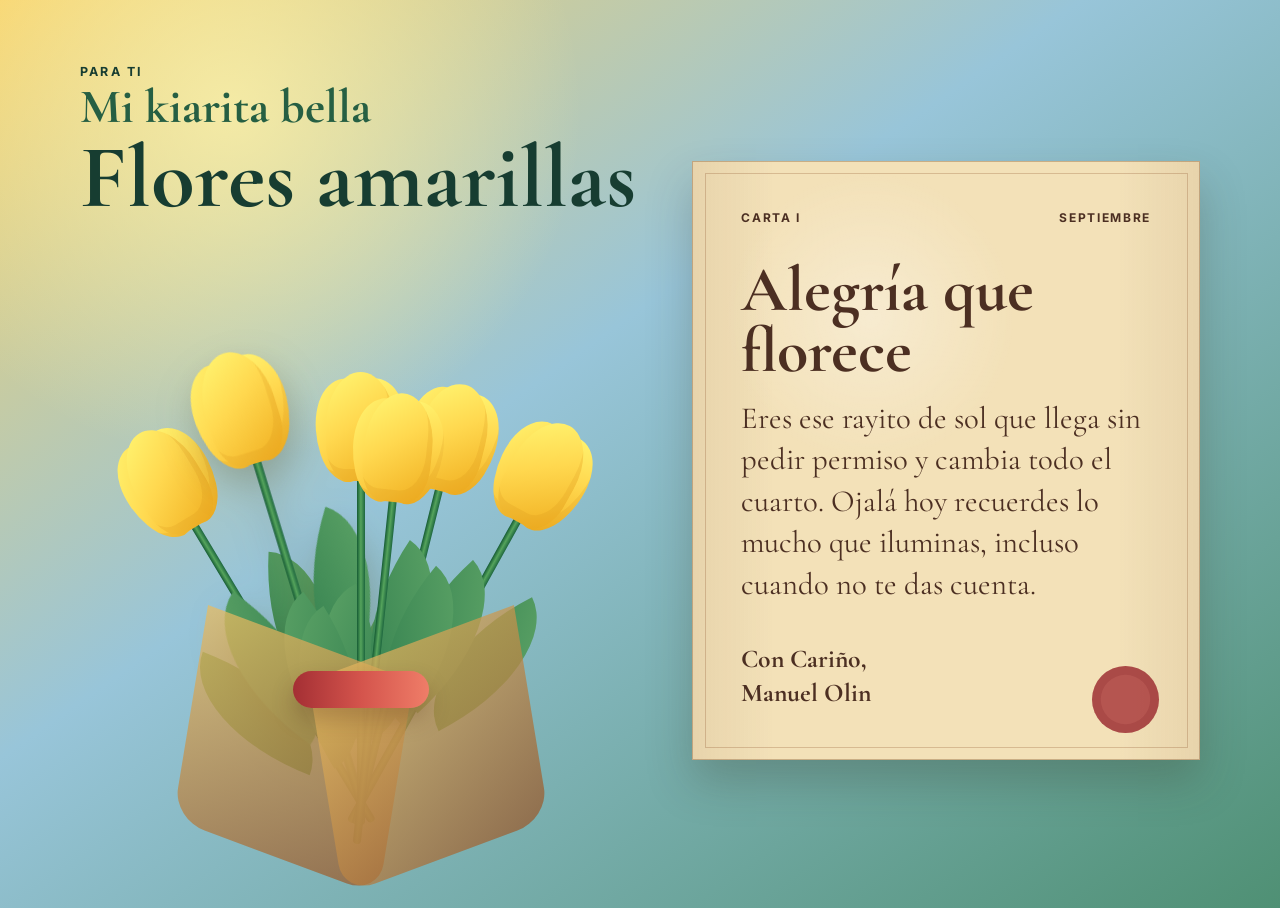
<file: index.html>
<!doctype html>
<html lang="es">
  <head>
    <meta charset="UTF-8" />
    <meta name="viewport" content="width=device-width, initial-scale=1.0" />
    <title>Ramo de tulipanes amarillos</title>
    <link rel="preconnect" href="https://fonts.googleapis.com" />
    <link rel="preconnect" href="https://fonts.gstatic.com" crossorigin />
    <link
      href="https://fonts.googleapis.com/css2?family=Cormorant+Garamond:wght@500;600;700&family=Inter:wght@400;600;700&display=swap"
      rel="stylesheet"
    />
    <link rel="stylesheet" href="styles.css" />
  </head>
  <body>
    <main class="scene" aria-label="Ramo interactivo de tulipanes amarillos">
      <section class="bouquet-panel">
        <div class="title-block">
          <p>Para ti</p>
          <strong>Mi kiarita bella</strong>
          <h1>Flores amarillas</h1>
        </div>

        <div class="bouquet" aria-label="Selecciona un tulipán para leer su carta">
          <div class="wrap wrap-left"></div>
          <div class="wrap wrap-right"></div>
          <div class="ribbon"></div>

          <button class="tulip tulip-1 is-active" type="button" data-flower="0" aria-label="Tulipán de la alegría" aria-pressed="true">
            <span class="stem"></span>
            <span class="leaf leaf-a"></span>
            <span class="leaf leaf-b"></span>
            <span class="bloom">
              <span class="petal petal-left"></span>
              <span class="petal petal-center"></span>
              <span class="petal petal-right"></span>
            </span>
          </button>

          <button class="tulip tulip-2" type="button" data-flower="1" aria-label="Tulipán de la calma" aria-pressed="false">
            <span class="stem"></span>
            <span class="leaf leaf-a"></span>
            <span class="leaf leaf-b"></span>
            <span class="bloom">
              <span class="petal petal-left"></span>
              <span class="petal petal-center"></span>
              <span class="petal petal-right"></span>
            </span>
          </button>

          <button class="tulip tulip-3" type="button" data-flower="2" aria-label="Tulipán de la esperanza" aria-pressed="false">
            <span class="stem"></span>
            <span class="leaf leaf-a"></span>
            <span class="leaf leaf-b"></span>
            <span class="bloom">
              <span class="petal petal-left"></span>
              <span class="petal petal-center"></span>
              <span class="petal petal-right"></span>
            </span>
          </button>

          <button class="tulip tulip-4" type="button" data-flower="3" aria-label="Tulipán de la ternura" aria-pressed="false">
            <span class="stem"></span>
            <span class="leaf leaf-a"></span>
            <span class="leaf leaf-b"></span>
            <span class="bloom">
              <span class="petal petal-left"></span>
              <span class="petal petal-center"></span>
              <span class="petal petal-right"></span>
            </span>
          </button>

          <button class="tulip tulip-5" type="button" data-flower="4" aria-label="Tulipán de la luz" aria-pressed="false">
            <span class="stem"></span>
            <span class="leaf leaf-a"></span>
            <span class="leaf leaf-b"></span>
            <span class="bloom">
              <span class="petal petal-left"></span>
              <span class="petal petal-center"></span>
              <span class="petal petal-right"></span>
            </span>
          </button>

          <button class="tulip tulip-6" type="button" data-flower="5" aria-label="Tulipán del cariño" aria-pressed="false">
            <span class="stem"></span>
            <span class="leaf leaf-a"></span>
            <span class="leaf leaf-b"></span>
            <span class="bloom">
              <span class="petal petal-left"></span>
              <span class="petal petal-center"></span>
              <span class="petal petal-right"></span>
            </span>
          </button>
        </div>
      </section>

      <aside class="letter" aria-live="polite">
        <div class="letter-top">
          <span id="letter-number">Carta I</span>
          <span>Septiembre</span>
        </div>
        <h2 id="letter-title">Alegría que florece</h2>
        <p id="letter-message">
          Eres ese rayito de sol que llega sin pedir permiso y cambia todo el cuarto. Ojalá hoy recuerdes lo mucho
          que iluminas, incluso cuando no te das cuenta.
        </p>
        <p class="signature">Con Cariño,<br />Manuel Olin</p>
      </aside>
    </main>

    <script src="script.js"></script>
  </body>
</html>
</file>
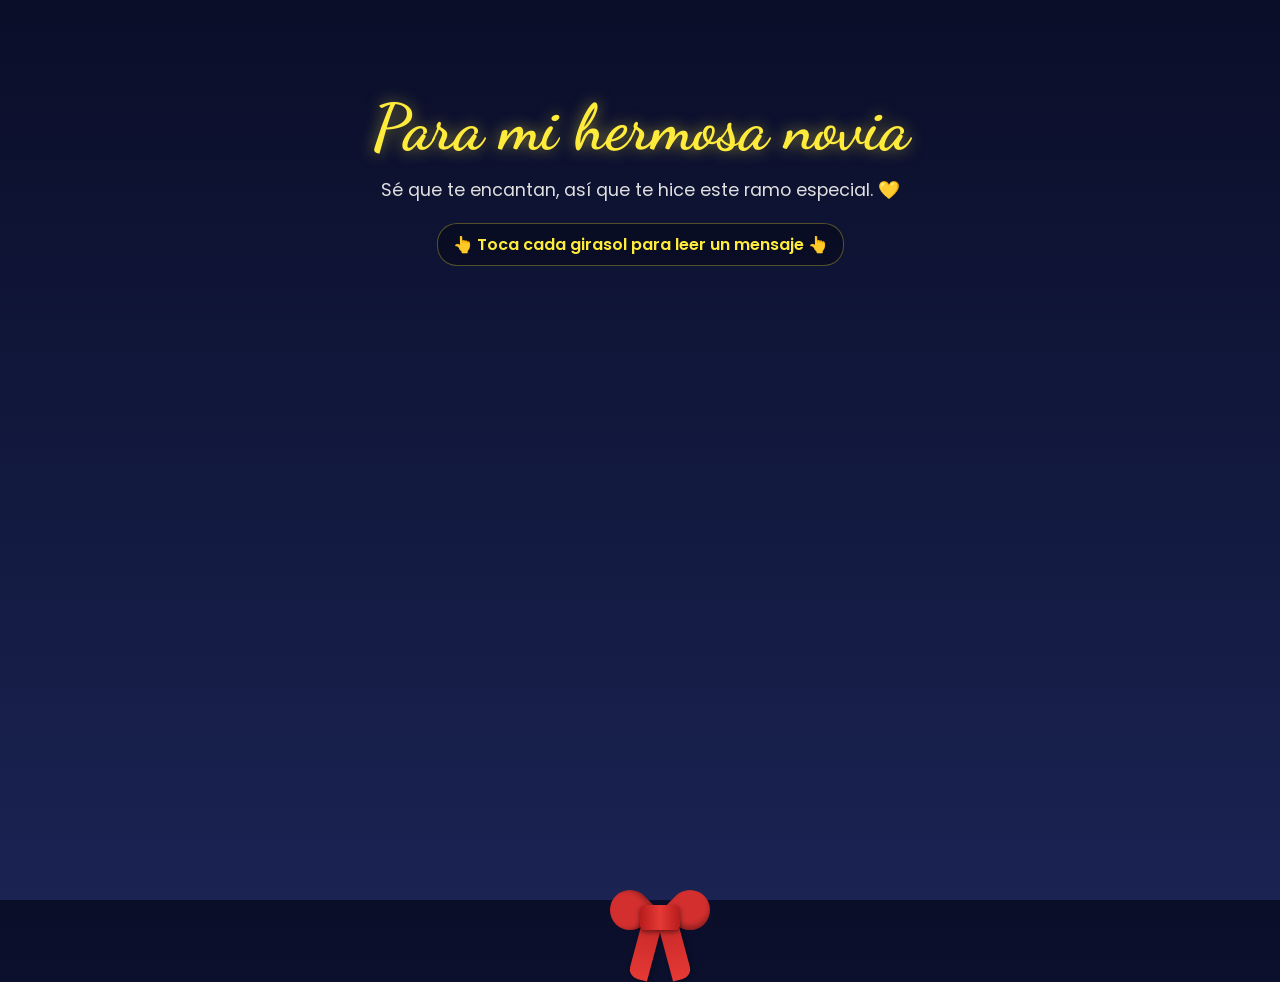
<file: ramo_de_girasoles_interactivo.html>
<!DOCTYPE html>
<html lang="es">
<head>
    <meta charset="UTF-8">
    <meta name="viewport" content="width=device-width, initial-scale=1.0">
    <title>Girasoles para ti 🌻</title>
    
    <link href="https://fonts.googleapis.com/css2?family=Dancing+Script:wght@700&family=Poppins:wght@300;400;600&display=swap" rel="stylesheet">
    
    <style>
        * {
            margin: 0;
            padding: 0;
            box-sizing: border-box;
        }

        body {
            background: linear-gradient(to bottom, #0a0e29, #1a2352);
            min-height: 100vh;
            display: flex;
            justify-content: center;
            align-items: flex-end;
            overflow: hidden;
            font-family: 'Poppins', sans-serif;
            -webkit-tap-highlight-color: transparent;
        }

        .text-overlay {
            position: absolute;
            top: 10vh;
            width: 100%;
            text-align: center;
            z-index: 100;
            display: flex;
            flex-direction: column;
            align-items: center;
            gap: 10px;
            pointer-events: none;
        }

        .title {
            font-family: 'Dancing Script', cursive;
            font-size: 4rem;
            color: #ffeb3b;
            text-shadow: 0 0 15px rgba(255, 235, 59, 0.5);
            opacity: 0;
            transform: translateY(20px);
            animation: fadeUp 2s ease 2s forwards;
            padding: 0 20px;
            line-height: 1.2;
        }

        .subtitle {
            font-size: 1.1rem;
            color: #e0e0e0;
            opacity: 0;
            transform: translateY(20px);
            animation: fadeUp 2s ease 3s forwards;
            padding: 0 20px;
            max-width: 600px;
            line-height: 1.5;
        }

        .instruction {
            margin-top: 10px;
            font-size: 1rem;
            color: #ffeb3b;
            font-weight: 600;
            background: rgba(0,0,0,0.3);
            padding: 8px 15px;
            border-radius: 20px;
            opacity: 0;
            animation: fadeUp 1s ease 6s forwards, pulse 2s infinite 7s;
            border: 1px solid rgba(255,235,59,0.3);
        }

        @keyframes fadeUp {
            to { opacity: 1; transform: translateY(0); }
        }

        @keyframes pulse {
            0% { transform: scale(1); box-shadow: 0 0 0 0 rgba(255,235,59,0.4); }
            50% { transform: scale(1.05); box-shadow: 0 0 10px 5px rgba(255,235,59,0.1); }
            100% { transform: scale(1); box-shadow: 0 0 0 0 rgba(255,235,59,0); }
        }

        .bouquet {
            position: relative;
            width: 100%;
            max-width: 600px;
            height: 60vh;
            display: flex;
            justify-content: center;
        }

        .sunflower-wrapper {
            position: absolute;
            bottom: -20px;
            display: flex;
            flex-direction: column;
            align-items: center;
            transform-origin: bottom center;
            cursor: pointer;
            z-index: 10;
        }

        /* Efecto al pasar el mouse por las flores para indicar que son clickeables */
        .sunflower-wrapper:hover .flower-head {
            filter: drop-shadow(0 0 20px rgba(255, 235, 59, 0.6)) brightness(1.1);
        }

        .stem {
            width: 10px;
            background: linear-gradient(to right, #1b5e20, #388e3c, #1b5e20);
            border-radius: 10px 10px 0 0;
            height: 0;
            position: relative;
            box-shadow: inset -2px 0 5px rgba(0,0,0,0.4);
            animation: growStem 3s ease-out forwards;
        }

        @keyframes growStem {
            to { height: var(--h); }
        }

        .flower-head {
            position: absolute;
            top: 0;
            transform: scale(0);
            animation: bloom 2s ease-out 2.5s forwards;
            z-index: 10;
            transition: filter 0.3s ease;
        }

        @keyframes bloom {
            to { transform: scale(1); }
        }

        .center {
            width: 80px;
            height: 80px;
            background: radial-gradient(circle, #4e342e 20%, #3e2723 60%, #1c0d0a 100%);
            border-radius: 50%;
            position: relative;
            z-index: 2;
            box-shadow: inset 0 0 15px rgba(0,0,0,0.8), 0 0 10px rgba(0,0,0,0.5);
            background-image: 
                radial-gradient(#2a1711 15%, transparent 16%),
                radial-gradient(#2a1711 15%, transparent 16%);
            background-size: 8px 8px;
            background-position: 0 0, 4px 4px;
        }

        .petal {
            position: absolute;
            top: 50%;
            left: 50%;
            width: 30px;
            height: 110px;
            background: linear-gradient(to bottom, #ffee58, #fbc02d, #f57f17);
            border-radius: 50% 50% 20% 20%;
            transform-origin: 50% 100%;
            margin-top: -110px; 
            margin-left: -15px; 
            z-index: 1;
            box-shadow: 0 0 10px rgba(255, 235, 59, 0.2);
            border: 1px solid rgba(245, 127, 23, 0.3);
        }

        .leaf {
            position: absolute;
            width: 50px;
            height: 30px;
            background: linear-gradient(to bottom right, #388e3c, #1b5e20);
            border-radius: 0 50% 0 50%;
            opacity: 0;
            animation: bloom 1.5s ease-out 3s forwards;
            box-shadow: inset 2px 2px 5px rgba(255,255,255,0.2);
        }

        .leaf.left { left: -45px; bottom: 40%; transform-origin: right bottom; transform: scale(0) rotate(-30deg); }
        .leaf.right { right: -45px; bottom: 60%; border-radius: 50% 0 50% 0; transform-origin: left bottom; transform: scale(0) rotate(30deg); }

        .sf-1 { left: 50%; transform: translateX(-50%); z-index: 5; }
        .sf-2 { left: 50%; transform: translateX(-50%) rotate(-15deg); z-index: 4; }
        .sf-3 { left: 50%; transform: translateX(-50%) rotate(-30deg); z-index: 3; }
        .sf-4 { left: 50%; transform: translateX(-50%) rotate(15deg); z-index: 4; }
        .sf-5 { left: 50%; transform: translateX(-50%) rotate(30deg); z-index: 3; }

        /* Balanceo suave de las flores */
        .sway-1 { animation: sway 6s ease-in-out infinite alternate; }
        .sway-2 { animation: sway 7s ease-in-out infinite alternate-reverse; }
        .sway-3 { animation: sway 5s ease-in-out infinite alternate; }

        @keyframes sway {
            0% { transform: rotate(-2deg); }
            100% { transform: rotate(2deg); }
        }

        .ribbon-container {
            position: absolute;
            bottom: -30px;
            left: 50%;
            transform: translateX(-50%);
            z-index: 20;
            animation: fadeUp 2s ease 4s forwards;
            opacity: 0;
        }

        .ribbon-center {
            width: 40px;
            height: 25px;
            background: linear-gradient(to right, #b71c1c, #e53935, #b71c1c);
            border-radius: 5px;
            position: relative;
            z-index: 3;
            box-shadow: 0 2px 5px rgba(0,0,0,0.5);
        }

        .ribbon-bow {
            position: absolute;
            top: -15px;
            width: 40px;
            height: 40px;
            background: #d32f2f;
            border-radius: 50% 50% 0 50%;
            z-index: 2;
            box-shadow: inset -3px -3px 5px rgba(0,0,0,0.3);
        }
        .ribbon-bow.left { left: -30px; transform: rotate(-45deg); }
        .ribbon-bow.right { right: -30px; border-radius: 50% 50% 50% 0; transform: rotate(45deg); }

        .ribbon-tail {
            position: absolute;
            top: 15px;
            width: 20px;
            height: 60px;
            background: linear-gradient(to bottom, #c62828, #e53935);
            z-index: 1;
            box-shadow: 2px 2px 5px rgba(0,0,0,0.3);
        }
        .ribbon-tail.left { left: -5px; transform: rotate(15deg); border-radius: 0 0 0 10px; }
        .ribbon-tail.right { right: -5px; transform: rotate(-15deg); border-radius: 0 0 10px 0; }

        .modal-overlay {
            position: fixed;
            top: 0; left: 0; width: 100%; height: 100%;
            background: rgba(0, 10, 30, 0.85);
            backdrop-filter: blur(5px);
            z-index: 1000;
            display: flex;
            justify-content: center;
            align-items: center;
            opacity: 0;
            visibility: hidden;
            transition: opacity 0.4s ease, visibility 0.4s ease;
        }

        .modal-overlay.active {
            opacity: 1;
            visibility: visible;
        }

        .vintage-letter {
            position: relative;
            width: 85%;
            max-width: 400px;
            min-height: 250px;
            background-color: #fdf5e6; /* Color papel viejo */
            /* Textura de papel */
            background-image: 
                linear-gradient(to right, rgba(139,69,19,0.05) 1px, transparent 1px),
                linear-gradient(to bottom, rgba(139,69,19,0.05) 1px, transparent 1px);
            background-size: 20px 20px;
            border-radius: 3px 15px 5px 20px; /* Bordes irregulares */
            padding: 40px 30px;
            box-shadow: 
                5px 5px 20px rgba(0,0,0,0.5),
                inset 0 0 30px rgba(139,69,19,0.15),
                inset 0 0 5px rgba(139,69,19,0.3);
            border: 1px solid rgba(205, 133, 63, 0.5);
            
            transform: scale(0.8) translateY(30px) rotate(-2deg);
            transition: transform 0.5s cubic-bezier(0.175, 0.885, 0.32, 1.275);
            
            display: flex;
            align-items: center;
            justify-content: center;
            text-align: center;
        }

        .modal-overlay.active .vintage-letter {
            transform: scale(1) translateY(0) rotate(0deg);
        }

        .letter-text {
            font-family: 'Dancing Script', cursive;
            font-size: 2rem;
            color: #4a2e15;
            line-height: 1.4;
            text-shadow: 1px 1px 1px rgba(255,255,255,0.5);
        }

        .close-btn {
            position: absolute;
            top: 15px;
            right: 20px;
            background: none;
            border: none;
            font-family: 'Poppins', sans-serif;
            font-weight: 600;
            font-size: 1.2rem;
            color: #8b4513;
            cursor: pointer;
            transition: transform 0.2s;
        }

        .close-btn:hover {
            transform: scale(1.2);
        }

        /* Luciérnagas */
        .firefly {
            position: absolute; width: 4px; height: 4px;
            background: #fff; border-radius: 50%;
            box-shadow: 0 0 10px 2px #ffeb3b; opacity: 0; z-index: 0;
        }

        @keyframes float {
            0% { transform: translateY(0) translateX(0); opacity: 0; }
            20% { opacity: 1; }
            80% { opacity: 1; }
            100% { transform: translateY(-100vh) translateX(50px); opacity: 0; }
        }

        @media (max-width: 600px) {
            .title { font-size: 2.8rem; }
            .bouquet { transform: scale(0.75); transform-origin: bottom center; }
            .letter-text { font-size: 1.7rem; }
        }
    </style>
</head>
<body>

    <div class="text-overlay">
        <!-- EDIT YOUR MESSAGE HERE / EDITA TU MENSAJE AQUÍ -->
        <h1 class="title">Para mi hermosa novia</h1>
        <p class="subtitle">Sé que te encantan, así que te hice este ramo especial. 💛</p>
        <div class="instruction">👆 Toca cada girasol para leer un mensaje 👆</div>
    </div>

    <div class="bouquet">
        
        <!-- Flor 3 (Izquierda Extrema) -->
        <div class="sunflower-wrapper sf-3" data-index="0">
            <div class="stem sway-1" style="--h: 40vh;">
                <div class="leaf left"></div>
            </div>
            <div class="flower-head sway-1" style="margin-top: -40vh;">
                <div class="center"></div>
            </div>
        </div>

        <!-- Flor 5 (Derecha Extrema) -->
        <div class="sunflower-wrapper sf-5" data-index="1">
            <div class="stem sway-2" style="--h: 38vh;">
                <div class="leaf right"></div>
            </div>
            <div class="flower-head sway-2" style="margin-top: -38vh;">
                <div class="center"></div>
            </div>
        </div>

        <!-- Flor 2 (Centro Izquierda) -->
        <div class="sunflower-wrapper sf-2" data-index="2">
            <div class="stem sway-2" style="--h: 55vh;">
                <div class="leaf left"></div>
            </div>
            <div class="flower-head sway-2" style="margin-top: -55vh;">
                <div class="center"></div>
            </div>
        </div>

        <!-- Flor 4 (Centro Derecha) -->
        <div class="sunflower-wrapper sf-4" data-index="3">
            <div class="stem sway-3" style="--h: 52vh;">
                <div class="leaf right"></div>
            </div>
            <div class="flower-head sway-3" style="margin-top: -52vh;">
                <div class="center"></div>
            </div>
        </div>

        <!-- Flor 1 (Centro Frontal - La más alta) -->
        <div class="sunflower-wrapper sf-1" data-index="4">
            <div class="stem sway-1" style="--h: 65vh;">
                <div class="leaf left"></div>
                <div class="leaf right"></div>
            </div>
            <div class="flower-head sway-1" style="margin-top: -65vh;">
                <div class="center"></div>
            </div>
        </div>

        <!-- El lazo que ata el ramo -->
        <div class="ribbon-container">
            <div class="ribbon-bow left"></div>
            <div class="ribbon-bow right"></div>
            <div class="ribbon-tail left"></div>
            <div class="ribbon-tail right"></div>
            <div class="ribbon-center"></div>
        </div>
    </div>

    <div class="modal-overlay" id="letter-modal">
        <div class="vintage-letter">
            <button class="close-btn" id="close-modal">X</button>
            <p class="letter-text" id="letter-content"></p>
        </div>
    </div>

    <script>
        document.addEventListener("DOMContentLoaded", () => {
            
            const flowerHeads = document.querySelectorAll('.flower-head');
            const numPetals = 24; 

            flowerHeads.forEach(head => {
                const center = head.querySelector('.center');
                
                // 2 capas de pétalos para que se vea frondoso
                for (let layer = 0; layer < 2; layer++) {
                    const petalsInLayer = layer === 0 ? numPetals : numPetals - 6;
                    const scale = layer === 0 ? 1 : 0.85; 
                    
                    for (let i = 0; i < petalsInLayer; i++) {
                        const petal = document.createElement('div');
                        petal.className = 'petal';
                        
                        const angle = (360 / petalsInLayer) * i;
                        const offset = layer === 1 ? (360 / petalsInLayer) / 2 : 0;
                        
                        petal.style.transform = `rotate(${angle + offset}deg) scale(${scale})`;
                        head.insertBefore(petal, center);
                    }
                }
            });

            const body = document.querySelector('body');
            const numFireflies = 35;

            for (let i = 0; i < numFireflies; i++) {
                const firefly = document.createElement('div');
                firefly.className = 'firefly';
                
                const left = Math.random() * 100;
                const animDuration = 5 + Math.random() * 10;
                const animDelay = Math.random() * 5;
                
                firefly.style.left = `${left}vw`;
                firefly.style.bottom = `-10px`;
                firefly.style.animation = `float ${animDuration}s linear ${animDelay}s infinite`;
                
                body.appendChild(firefly);
            }

            
            // 📝 AQUÍ PUEDES EDITAR LOS 5 MENSAJES DE LAS FLORES
            const mensajes = [
                "Gracias por ser mi lugar seguro y mi paz. 🏡", // Flor Izquierda Extrema
                "Cada día que paso contigo, te amo un poquito más. ❤️", // Flor Derecha Extrema
                "Eres el sol que ilumina todos mis días grises. ☀️", // Flor Centro Izquierda
                "Tu sonrisa es, por mucho, mi paisaje favorito en este mundo. 💫", // Flor Centro Derecha
                "Eres la coincidencia más hermosa que me pudo pasar. Te amo infinitamente. 🌻" // Flor Principal (Centro)
            ];

            const modal = document.getElementById('letter-modal');
            const letterContent = document.getElementById('letter-content');
            const closeModal = document.getElementById('close-modal');
            const girasoles = document.querySelectorAll('.sunflower-wrapper');

            // Abrir carta al tocar flor
            girasoles.forEach(girasol => {
                girasol.addEventListener('click', function() {
                    const index = this.getAttribute('data-index');
                    letterContent.textContent = mensajes[index];
                    modal.classList.add('active');
                });
            });

            // Cerrar carta al tocar la 'X'
            closeModal.addEventListener('click', () => {
                modal.classList.remove('active');
            });

            // Cerrar carta al tocar fuera de ella
            modal.addEventListener('click', (e) => {
                if (e.target === modal) {
                    modal.classList.remove('active');
                }
            });
        });
    </script>
</body>
</html>
</file>
<file: styles.css>
:root {
  --sky: #98c5d9;
  --deep-green: #1d5a3d;
  --leaf: #2c7a4b;
  --leaf-light: #64a96a;
  --yellow: #ffd84f;
  --yellow-deep: #f0ad1e;
  --paper: #f3e1b8;
  --paper-edge: #bd8f57;
  --ink: #4c2f22;
  --ribbon: #d4544c;
}

* {
  box-sizing: border-box;
}

body {
  min-height: 100vh;
  margin: 0;
  color: var(--ink);
  font-family: Inter, system-ui, sans-serif;
  background:
    radial-gradient(circle at 18% 12%, rgba(255, 244, 172, 0.75), transparent 22rem),
    linear-gradient(145deg, #f7d26a 0%, #98c5d9 42%, #4f9074 100%);
}

button {
  font: inherit;
}

.scene {
  display: grid;
  grid-template-columns: minmax(18rem, 1.05fr) minmax(17rem, 0.95fr);
  gap: clamp(1.25rem, 4vw, 4rem);
  align-items: center;
  width: min(1120px, calc(100% - 2rem));
  min-height: 100vh;
  margin: 0 auto;
  padding: clamp(2rem, 5vw, 5rem) 0 clamp(1.5rem, 4vw, 4rem);
}

.bouquet-panel {
  min-width: 0;
}

.title-block {
  margin-bottom: clamp(0.75rem, 2vw, 1.5rem);
  color: #173d31;
}

.title-block p {
  margin: 0 0 0.25rem;
  font-size: 0.78rem;
  font-weight: 700;
  letter-spacing: 0.18em;
  text-transform: uppercase;
}

.title-block strong {
  display: block;
  margin-bottom: 0.25rem;
  color: #265f43;
  font-family: "Cormorant Garamond", Georgia, serif;
  font-size: clamp(1.9rem, 4vw, 3rem);
  line-height: 1;
}

.title-block h1 {
  margin: 0;
  font-family: "Cormorant Garamond", Georgia, serif;
  font-size: clamp(3rem, 7vw, 5.8rem);
  line-height: 0.96;
  letter-spacing: 0;
}

.bouquet {
  position: relative;
  height: min(68vh, 39rem);
  min-height: 31rem;
  overflow: visible;
}

.tulip {
  position: absolute;
  bottom: 1rem;
  left: 50%;
  width: 6.25rem;
  height: 30rem;
  padding: 0;
  border: 0;
  background: transparent;
  cursor: pointer;
  transform-origin: 50% 92%;
  transition: transform 180ms ease, filter 180ms ease;
}

.tulip:hover,
.tulip:focus-visible,
.tulip.is-active {
  filter: drop-shadow(0 1rem 1.1rem rgba(78, 67, 22, 0.28));
}

.tulip:focus-visible {
  outline: 3px solid rgba(255, 255, 255, 0.95);
  outline-offset: 0.35rem;
  border-radius: 999px;
}

.tulip.is-active {
  transform: translateX(-50%) rotate(var(--tilt)) translateY(-1.1rem) scale(1.05);
}

.tulip-1 {
  --tilt: -17deg;
  transform: translateX(-50%) rotate(var(--tilt));
  z-index: 4;
}

.tulip-2 {
  --tilt: 14deg;
  transform: translateX(-50%) rotate(var(--tilt));
  z-index: 5;
}

.tulip-3 {
  --tilt: 0deg;
  transform: translateX(-50%) rotate(var(--tilt));
  z-index: 6;
}

.tulip-4 {
  --tilt: -31deg;
  transform: translateX(-50%) rotate(var(--tilt));
  z-index: 3;
}

.tulip-5 {
  --tilt: 29deg;
  transform: translateX(-50%) rotate(var(--tilt));
  z-index: 2;
}

.tulip-6 {
  --tilt: 6deg;
  transform: translateX(-50%) rotate(var(--tilt)) translateY(1.2rem);
  z-index: 7;
}

.stem {
  position: absolute;
  left: calc(50% - 0.25rem);
  bottom: 1rem;
  width: 0.5rem;
  height: 23.5rem;
  border-radius: 999px;
  background: linear-gradient(90deg, #155b34, #55a45c 48%, #1d663e);
}

.leaf {
  position: absolute;
  bottom: 7rem;
  width: 4.8rem;
  height: 9rem;
  border-radius: 100% 0 100% 0;
  background: linear-gradient(135deg, var(--leaf-light), var(--leaf));
  transform-origin: 50% 100%;
}

.leaf-a {
  left: 0.75rem;
  transform: rotate(-38deg);
}

.leaf-b {
  right: 0.65rem;
  bottom: 10rem;
  transform: scaleX(-1) rotate(-34deg);
}

.bloom {
  position: absolute;
  top: 0.5rem;
  left: 50%;
  width: 6.2rem;
  height: 7rem;
  transform: translateX(-50%);
}

.petal {
  position: absolute;
  bottom: 0;
  width: 3.9rem;
  height: 6.3rem;
  background: linear-gradient(145deg, #fff36f 6%, var(--yellow) 45%, var(--yellow-deep) 100%);
  box-shadow: inset -0.35rem -0.75rem 0 rgba(190, 118, 8, 0.13);
}

.petal-center {
  left: 50%;
  width: 4.3rem;
  height: 6.8rem;
  border-radius: 70% 70% 48% 48%;
  transform: translateX(-50%);
  z-index: 3;
}

.petal-left {
  left: 0.2rem;
  border-radius: 82% 42% 54% 44%;
  transform: rotate(-18deg);
  z-index: 2;
}

.petal-right {
  right: 0.2rem;
  border-radius: 42% 82% 44% 54%;
  transform: rotate(18deg);
  z-index: 2;
}

.wrap-left,
.wrap-right {
  position: absolute;
  bottom: 0;
  left: 50%;
  width: 13rem;
  height: 14rem;
  border-radius: 0 0 2rem 2rem;
  background: linear-gradient(145deg, rgba(232, 189, 99, 0.74), rgba(150, 88, 46, 0.75));
  transform-origin: 50% 100%;
  z-index: 8;
}

.wrap-left {
  transform: translateX(-91%) skewY(12deg) rotate(9deg);
}

.wrap-right {
  transform: translateX(-9%) skewY(-12deg) rotate(-9deg);
}

.ribbon {
  position: absolute;
  left: 50%;
  bottom: 9.3rem;
  width: 8.5rem;
  height: 2.3rem;
  border-radius: 999px;
  background: linear-gradient(90deg, #a42f34, var(--ribbon), #ef7d68);
  box-shadow: 0 0.75rem 1.4rem rgba(77, 31, 18, 0.25);
  transform: translateX(-50%);
  z-index: 9;
}

.letter {
  position: relative;
  min-height: 24rem;
  padding: clamp(1.75rem, 4vw, 3rem);
  border: 1px solid rgba(122, 74, 35, 0.34);
  color: var(--ink);
  background:
    linear-gradient(90deg, rgba(96, 57, 27, 0.08), transparent 16%, transparent 84%, rgba(96, 57, 27, 0.08)),
    radial-gradient(circle at 35% 26%, rgba(255, 255, 255, 0.34), transparent 9rem),
    var(--paper);
  box-shadow: 0 1.4rem 2.6rem rgba(51, 50, 33, 0.25);
}

.letter::before,
.letter::after {
  position: absolute;
  content: "";
  inset: 0.7rem;
  border: 1px solid rgba(139, 85, 44, 0.28);
  pointer-events: none;
}

.letter::after {
  inset: auto 2.5rem 1.6rem auto;
  width: 4.2rem;
  height: 4.2rem;
  border: 0;
  border-radius: 50%;
  background: rgba(164, 47, 52, 0.78);
  box-shadow: inset 0 0 0 0.55rem rgba(125, 32, 36, 0.2);
}

.letter-top {
  display: flex;
  justify-content: space-between;
  gap: 1rem;
  margin-bottom: 2.2rem;
  font-size: 0.75rem;
  font-weight: 700;
  letter-spacing: 0.14em;
  text-transform: uppercase;
}

.letter h2 {
  margin: 0 0 1rem;
  font-family: "Cormorant Garamond", Georgia, serif;
  font-size: clamp(2.3rem, 5vw, 4rem);
  line-height: 0.95;
  letter-spacing: 0;
}

.letter p {
  margin: 0;
  font-family: "Cormorant Garamond", Georgia, serif;
  font-size: clamp(1.45rem, 2.4vw, 2rem);
  line-height: 1.35;
}

.letter .signature {
  margin-top: 2.3rem;
  font-size: 1.6rem;
  font-weight: 700;
}

@media (max-width: 820px) {
  .scene {
    grid-template-columns: 1fr;
    align-items: start;
  }

  .bouquet {
    height: 34rem;
    min-height: 34rem;
  }

  .letter {
    min-height: 20rem;
  }
}

@media (max-width: 520px) {
  .scene {
    width: min(100% - 1rem, 1120px);
    padding-top: 1rem;
  }

  .title-block h1 {
    font-size: clamp(2.9rem, 17vw, 4.4rem);
  }

  .bouquet {
    height: 30rem;
    min-height: 30rem;
  }

  .tulip {
    height: 27rem;
    width: 5.45rem;
  }

  .stem {
    height: 20.5rem;
  }

  .bloom {
    width: 5.35rem;
    height: 6.1rem;
  }

  .petal {
    width: 3.25rem;
    height: 5.5rem;
  }

  .petal-center {
    width: 3.65rem;
    height: 5.95rem;
  }

  .wrap-left,
  .wrap-right {
    width: 10.5rem;
    height: 12.5rem;
  }

  .ribbon {
    bottom: 8.5rem;
  }
}
</file>
